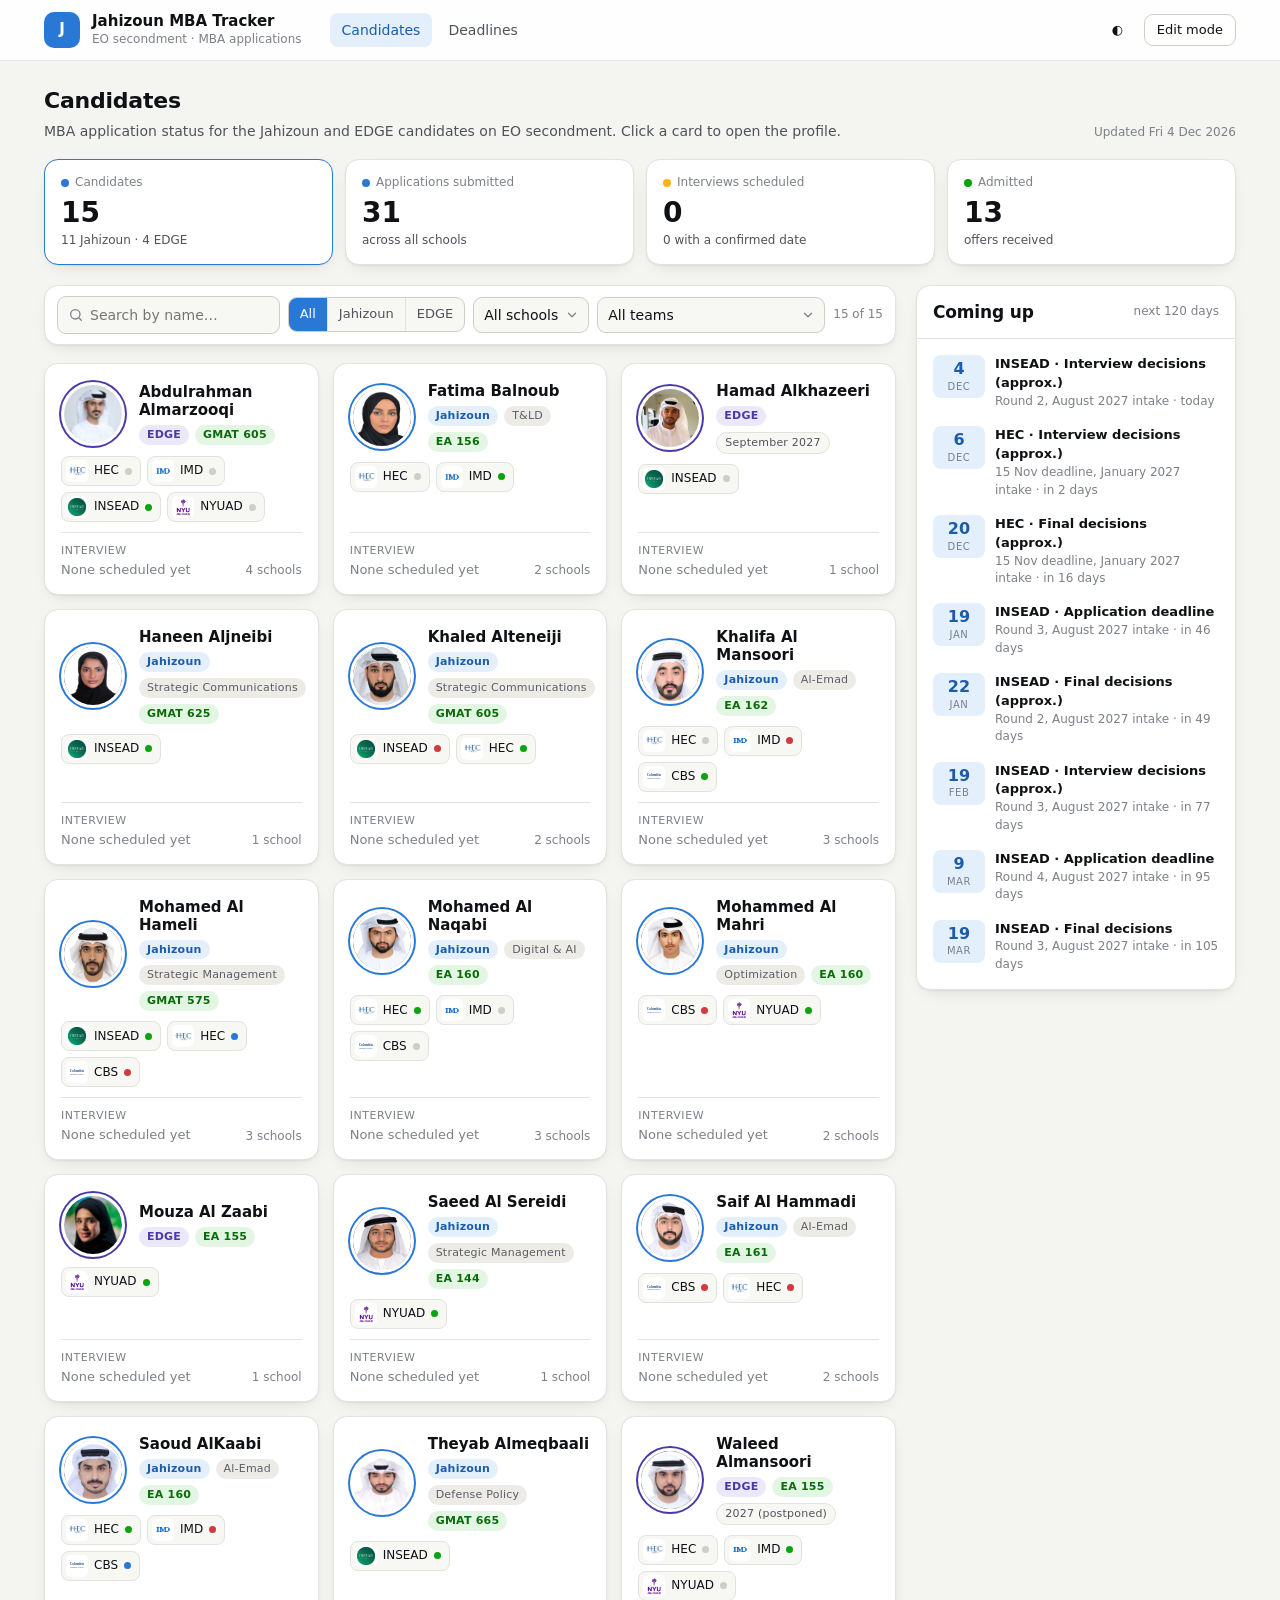
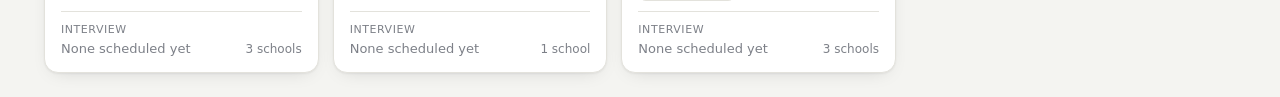
<file: index.html>
<!doctype html>
<html lang="en">
<head>
  <meta charset="utf-8">
  <meta name="viewport" content="width=device-width, initial-scale=1">
  <title>Jahizoun MBA Tracker</title>
  <meta name="robots" content="noindex, nofollow">
  <link rel="icon" href="data:image/svg+xml,<svg xmlns='http://www.w3.org/2000/svg' viewBox='0 0 64 64'><rect width='64' height='64' rx='14' fill='%232a78d6'/><text x='32' y='42' font-size='30' font-family='Arial' font-weight='700' fill='white' text-anchor='middle'>J</text></svg>">
  <link rel="stylesheet" href="css/style.css">
  <meta http-equiv="Cache-Control" content="no-cache">
</head>
<body>
  <header class="topbar">
    <div class="topbar-inner">
      <a class="brand" href="#/">
        <div class="brand-mark">J</div>
        <div class="brand-text"><strong>Jahizoun MBA Tracker</strong><span>EO secondment · MBA applications</span></div>
      </a>
      <nav class="nav" id="nav">
        <a href="#/" data-route="home">Candidates</a>
        <a href="#/deadlines" data-route="deadlines">Deadlines</a>
      </nav>
      <div class="topbar-actions">
        <button class="btn ghost" id="themeBtn" title="Toggle light / dark">◐</button>
        <button class="btn" id="editToggle">Edit mode</button>
      </div>
    </div>
  </header>
  <div class="edit-banner hidden" id="editBanner">
    <div class="topbar-inner">
      <span><b>Edit mode is on.</b> Changes are saved in this browser only. To publish them for everyone, click <b>Copy data.js</b>, then open <code>js/data.js</code> on GitHub, click the pencil, select all, paste and commit.</span>
      <span class="topbar-actions">
        <button class="btn small" id="addBtn">+ Add candidate</button>
        <button class="btn small primary" id="copyBtn">Copy data.js</button>
        <button class="btn small" id="exportBtn">Export data.js</button>
        <button class="btn small danger" id="resetBtn">Discard local changes</button>
      </span>
    </div>
  </div>

  <main class="page" id="app"></main>

  <script>
    // Load the data and app scripts with a unique query string so that neither the browser
    // nor the GitHub Pages cache can serve an old copy after an update.
    (function () {
      var v = Date.now();
      function add(src, next) {
        var s = document.createElement("script");
        s.src = src + "?v=" + v; s.onload = next; document.body.appendChild(s);
      }
      add("js/data.js", function () { add("js/app.js"); });
    })();
  </script>
</body>
</html>
</file>
<file: css/style.css>
:root {
  color-scheme: light;
  --bg: #f4f4f1;
  --surface: #ffffff;
  --surface-2: #f7f7f4;
  --border: #e3e2dc;
  --border-strong: #cfcdc5;
  --text: #0f1115;
  --text-2: #4f5259;
  --text-3: #7d8088;
  --accent: #2a78d6;
  --accent-soft: #e4effc;
  --accent-ink: #1c5cab;
  --violet: #4a3aa7;
  --violet-soft: #ebe8fa;
  --good: #0ca30c;      --good-soft: #e3f6e3;   --good-ink: #0b6b0b;
  --warning: #fab219;   --warning-soft: #fff3d6;--warning-ink: #7a5300;
  --serious: #ec835a;   --serious-soft: #fde9e1;--serious-ink: #8a3a1a;
  --critical: #d03b3b;  --critical-soft: #fbe3e3;--critical-ink: #8f2323;
  --info-soft: #e4effc; --info-ink: #1c5cab;
  --muted-soft: #ecebe6; --muted-ink: #5b5e66;
  --shadow: 0 1px 2px rgba(15,17,21,.05), 0 6px 20px -10px rgba(15,17,21,.18);
  --radius: 14px;
  --font: "Inter", system-ui, -apple-system, "Segoe UI", Roboto, Helvetica, Arial, sans-serif;
}
@media (prefers-color-scheme: dark) {
  :root:not([data-theme="light"]) {
    color-scheme: dark;
    --bg: #131313; --surface: #1c1c1b; --surface-2: #242423;
    --border: #2f2f2d; --border-strong: #45453f;
    --text: #f3f3ef; --text-2: #c3c2b7; --text-3: #8f8e86;
    --accent: #3987e5; --accent-soft: #1b2c44; --accent-ink: #9cc3f5;
    --violet: #9085e9; --violet-soft: #2a2650;
    --good-soft: #163516; --good-ink: #8fe08f;
    --warning-soft: #3d3010; --warning-ink: #ffd27a;
    --serious-soft: #3f2216; --serious-ink: #f5b399;
    --critical-soft: #3e1a1a; --critical-ink: #f29b9b;
    --info-soft: #1b2c44; --info-ink: #9cc3f5;
    --muted-soft: #2b2b29; --muted-ink: #b5b4ac;
    --shadow: 0 1px 2px rgba(0,0,0,.4), 0 8px 24px -12px rgba(0,0,0,.6);
  }
}
:root[data-theme="dark"] {
  color-scheme: dark;
  --bg: #131313; --surface: #1c1c1b; --surface-2: #242423;
  --border: #2f2f2d; --border-strong: #45453f;
  --text: #f3f3ef; --text-2: #c3c2b7; --text-3: #8f8e86;
  --accent: #3987e5; --accent-soft: #1b2c44; --accent-ink: #9cc3f5;
  --violet: #9085e9; --violet-soft: #2a2650;
  --good-soft: #163516; --good-ink: #8fe08f;
  --warning-soft: #3d3010; --warning-ink: #ffd27a;
  --serious-soft: #3f2216; --serious-ink: #f5b399;
  --critical-soft: #3e1a1a; --critical-ink: #f29b9b;
  --info-soft: #1b2c44; --info-ink: #9cc3f5;
  --muted-soft: #2b2b29; --muted-ink: #b5b4ac;
  --shadow: 0 1px 2px rgba(0,0,0,.4), 0 8px 24px -12px rgba(0,0,0,.6);
}

* { box-sizing: border-box; }
html, body { margin: 0; }
body {
  background: var(--bg); color: var(--text); font-family: var(--font);
  font-size: 14px; line-height: 1.45; -webkit-font-smoothing: antialiased;
}
a { color: inherit; text-decoration: none; }
button, input, select, textarea { font: inherit; color: inherit; }
button { cursor: pointer; }
img { max-width: 100%; display: block; }
h1, h2, h3, h4 { margin: 0; font-weight: 600; letter-spacing: -.01em; }
h1 { font-size: 22px; } h2 { font-size: 17px; } h3 { font-size: 15px; }
.muted { color: var(--text-3); }
.small { font-size: 12px; }
.hidden { display: none !important; }

/* ---------- top bar ---------- */
.topbar {
  position: sticky; top: 0; z-index: 20;
  background: color-mix(in srgb, var(--surface) 88%, transparent);
  backdrop-filter: blur(10px); border-bottom: 1px solid var(--border);
}
.topbar-inner {
  max-width: 1240px; margin: 0 auto; padding: 12px 24px;
  display: flex; align-items: center; gap: 20px;
}
.brand { display: flex; align-items: center; gap: 12px; }
.brand-mark {
  width: 36px; height: 36px; border-radius: 10px; background: var(--accent);
  color: #fff; display: grid; place-items: center; font-weight: 700; font-size: 15px;
}
.brand-text { line-height: 1.15; }
.brand-text strong { display: block; font-size: 15px; }
.brand-text span { font-size: 12px; color: var(--text-3); }
.nav { display: flex; gap: 4px; margin-left: 8px; }
.nav a {
  padding: 7px 12px; border-radius: 8px; color: var(--text-2); font-weight: 500;
}
.nav a.active { background: var(--accent-soft); color: var(--accent-ink); }
.nav a:hover { background: var(--surface-2); }
.topbar-actions { margin-left: auto; display: flex; gap: 8px; align-items: center; }

.btn {
  display: inline-flex; align-items: center; gap: 6px; padding: 7px 12px;
  border-radius: 9px; border: 1px solid var(--border-strong); background: var(--surface);
  color: var(--text); font-weight: 500; font-size: 13px; line-height: 1.2;
}
.btn:hover { background: var(--surface-2); }
.btn.primary { background: var(--accent); border-color: var(--accent); color: #fff; }
.btn.primary:hover { filter: brightness(.95); }
.btn.danger { color: var(--critical-ink); border-color: var(--critical); }
.btn.small { padding: 5px 9px; font-size: 12px; }
.btn.ghost { border-color: transparent; background: transparent; }
.btn.ghost:hover { background: var(--surface-2); }
.btn[disabled] { opacity: .5; cursor: default; }

.edit-banner {
  background: var(--warning-soft); color: var(--warning-ink);
  border-bottom: 1px solid var(--border); font-size: 13px;
}
.edit-banner .topbar-inner { padding: 8px 24px; }
.edit-banner b { font-weight: 600; }

/* ---------- layout ---------- */
.page { max-width: 1240px; margin: 0 auto; padding: 24px; }
.page-head { display: flex; align-items: flex-end; justify-content: space-between; gap: 16px; margin-bottom: 18px; flex-wrap: wrap; }
.page-head p { margin: 4px 0 0; color: var(--text-2); }

/* ---------- stat tiles ---------- */
.tiles { display: grid; grid-template-columns: repeat(auto-fit, minmax(150px, 1fr)); gap: 12px; margin-bottom: 20px; }
.tile {
  background: var(--surface); border: 1px solid var(--border); border-radius: var(--radius);
  padding: 14px 16px; box-shadow: var(--shadow); cursor: pointer; text-align: left;
  transition: border-color .15s;
}
.tile:hover, .tile.active { border-color: var(--accent); }
.tile .label { font-size: 12px; color: var(--text-3); display: flex; align-items: center; gap: 6px; }
.tile .value { font-size: 28px; font-weight: 600; line-height: 1.1; margin-top: 6px; }
.tile .sub { font-size: 12px; color: var(--text-2); margin-top: 4px; }
.dot { width: 8px; height: 8px; border-radius: 50%; display: inline-block; }
.dot.accent { background: var(--accent); } .dot.warning { background: var(--warning); }
.dot.good { background: var(--good); } .dot.serious { background: var(--serious); } .dot.violet { background: var(--violet); }

/* ---------- filters ---------- */
.filters {
  display: flex; flex-wrap: wrap; gap: 8px; align-items: center;
  background: var(--surface); border: 1px solid var(--border); border-radius: var(--radius);
  padding: 10px 12px; margin-bottom: 18px; box-shadow: var(--shadow);
}
.filters .search {
  flex: 1 1 200px; min-width: 180px; padding: 8px 10px 8px 32px; border-radius: 9px;
  border: 1px solid var(--border-strong); background: var(--surface-2);
  background-image: url("data:image/svg+xml;utf8,<svg xmlns='http://www.w3.org/2000/svg' width='16' height='16' viewBox='0 0 24 24' fill='none' stroke='%237d8088' stroke-width='2' stroke-linecap='round'><circle cx='11' cy='11' r='7'/><path d='m20 20-3.5-3.5'/></svg>");
  background-repeat: no-repeat; background-position: 10px center;
}
.seg { display: inline-flex; border: 1px solid var(--border-strong); border-radius: 9px; overflow: hidden; background: var(--surface-2); }
.seg button { padding: 7px 11px; border: 0; background: transparent; color: var(--text-2); font-size: 13px; font-weight: 500; }
.seg button + button { border-left: 1px solid var(--border); }
.seg button.on { background: var(--accent); color: #fff; }
.filters select {
  padding: 7px 30px 7px 10px; border-radius: 9px; border: 1px solid var(--border-strong); background: var(--surface-2);
  appearance: none; -webkit-appearance: none;
  background-image: url("data:image/svg+xml;utf8,<svg xmlns='http://www.w3.org/2000/svg' width='14' height='14' viewBox='0 0 24 24' fill='none' stroke='%237d8088' stroke-width='2.2' stroke-linecap='round' stroke-linejoin='round'><path d='m6 9 6 6 6-6'/></svg>");
  background-repeat: no-repeat; background-position: right 9px center;
}
.filters .spacer { flex: 1; }
.filters .count { color: var(--text-3); font-size: 12px; white-space: nowrap; }

/* ---------- candidate grid ---------- */
.grid { display: grid; grid-template-columns: repeat(auto-fill, minmax(260px, 1fr)); gap: 14px; }
.card {
  background: var(--surface); border: 1px solid var(--border); border-radius: var(--radius);
  padding: 18px 16px 14px; box-shadow: var(--shadow); display: flex; flex-direction: column; gap: 10px;
  position: relative; transition: transform .15s, border-color .15s, box-shadow .15s; color: inherit;
}
.card:hover { transform: translateY(-2px); border-color: var(--accent); box-shadow: 0 12px 28px -14px rgba(15,17,21,.35); }
.card-top { display: flex; gap: 14px; align-items: center; }
.avatar {
  width: 64px; height: 64px; border-radius: 50%; flex: none; overflow: hidden;
  border: 3px solid var(--surface); box-shadow: 0 0 0 2px var(--border-strong);
  background: var(--surface-2); display: grid; place-items: center; position: relative;
}
.avatar img { width: 100%; height: 100%; object-fit: cover; }
.avatar .initials { font-weight: 600; font-size: 20px; color: var(--text-2); letter-spacing: .02em; }
.avatar.placeholder { background: repeating-linear-gradient(135deg, var(--surface-2) 0 6px, var(--border) 6px 7px); }
.avatar.placeholder .initials { background: var(--surface); border-radius: 50%; width: 46px; height: 46px; display: grid; place-items: center; font-size: 16px; }
.avatar.large { width: 112px; height: 112px; }
.avatar.large .initials { font-size: 34px; }
.avatar.large.placeholder .initials { width: 80px; height: 80px; font-size: 28px; }
.card.jahizoun .avatar { box-shadow: 0 0 0 2px var(--accent); }
.card.edge .avatar { box-shadow: 0 0 0 2px var(--violet); }
.card-name { font-weight: 600; font-size: 15px; line-height: 1.2; }
.card-meta { display: flex; flex-wrap: wrap; gap: 6px; margin-top: 6px; align-items: center; }
.badge {
  display: inline-flex; align-items: center; gap: 5px; padding: 2px 8px; border-radius: 999px;
  font-size: 11px; font-weight: 600; letter-spacing: .02em; white-space: nowrap;
}
.badge.jahizoun { background: var(--accent-soft); color: var(--accent-ink); }
.badge.edge { background: var(--violet-soft); color: var(--violet); }
.badge.team { background: var(--muted-soft); color: var(--muted-ink); font-weight: 500; }
.badge.test { background: var(--good-soft); color: var(--good-ink); font-weight: 600; }
.badge.intake { background: var(--surface-2); color: var(--text-2); border: 1px solid var(--border); font-weight: 500; }
.card-schools { display: flex; flex-wrap: wrap; gap: 6px; }
.school-chip {
  display: inline-flex; align-items: center; gap: 6px; padding: 3px 8px 3px 4px; border-radius: 8px;
  border: 1px solid var(--border); background: var(--surface-2); font-size: 12px; font-weight: 500;
}
.school-chip .logo { width: 22px; height: 22px; border-radius: 5px; background: #fff; object-fit: contain; padding: 2px; }
.school-chip .st { width: 7px; height: 7px; border-radius: 50%; }
.st.muted { background: var(--border-strong); } .st.info { background: var(--accent); }
.st.warning { background: var(--warning); } .st.good { background: var(--good); } .st.critical { background: var(--critical); }
.card-foot { display: flex; align-items: flex-end; justify-content: space-between; gap: 8px; border-top: 1px solid var(--border); padding-top: 10px; margin-top: auto; font-size: 12px; color: var(--text-2); }
.card-foot .foot-k { font-size: 11px; color: var(--text-3); text-transform: uppercase; letter-spacing: .05em; }
.card-foot .foot-v { margin-top: 2px; font-size: 13px; }
.card-foot strong { color: var(--text); font-weight: 600; }
.card-foot strong.soon, .card-foot strong.pending { color: var(--warning-ink); }
.empty { text-align: center; padding: 48px 16px; color: var(--text-3); background: var(--surface); border: 1px dashed var(--border-strong); border-radius: var(--radius); }

/* ---------- two-column overview ---------- */
.overview { display: grid; grid-template-columns: minmax(0, 1fr) 320px; gap: 20px; align-items: start; }
@media (max-width: 960px) { .overview { grid-template-columns: 1fr; } }
.panel { background: var(--surface); border: 1px solid var(--border); border-radius: var(--radius); box-shadow: var(--shadow); }
.panel-head { padding: 14px 16px; border-bottom: 1px solid var(--border); display: flex; align-items: center; justify-content: space-between; }
.panel-body { padding: 8px 0; }
.agenda-item { display: grid; grid-template-columns: 52px 1fr; gap: 10px; padding: 8px 16px; align-items: start; color: inherit; }
.agenda-item:hover { background: var(--surface-2); }
.agenda-date { text-align: center; border-radius: 8px; background: var(--surface-2); border: 1px solid var(--border); padding: 4px 0; line-height: 1.1; }
.agenda-date b { display: block; font-size: 16px; }
.agenda-date span { font-size: 10px; text-transform: uppercase; letter-spacing: .06em; color: var(--text-3); }
.agenda-item.interview .agenda-date { background: var(--warning-soft); border-color: transparent; color: var(--warning-ink); }
.agenda-item.deadline .agenda-date { background: var(--accent-soft); border-color: transparent; color: var(--accent-ink); }
.agenda-item.past { opacity: .55; }
.agenda-text { font-size: 13px; }
.agenda-text b { font-weight: 600; }
.agenda-text .small { display: block; color: var(--text-3); }

/* ---------- profile ---------- */
.back { display: inline-flex; align-items: center; gap: 6px; color: var(--text-2); font-weight: 500; margin-bottom: 14px; }
.back:hover { color: var(--accent-ink); }
.profile-head { display: flex; gap: 22px; align-items: center; padding: 22px; margin-bottom: 18px; flex-wrap: wrap; }
.profile-head h1 { font-size: 26px; }
.profile-head .meta { display: flex; flex-wrap: wrap; gap: 8px; margin-top: 8px; }
.profile-head .notes { margin-top: 10px; color: var(--text-2); max-width: 640px; }
.profile-head .actions { margin-left: auto; display: flex; gap: 8px; align-self: flex-start; }
.profile-grid { display: grid; grid-template-columns: minmax(0, 1fr) 360px; gap: 20px; align-items: start; }
@media (max-width: 1000px) { .profile-grid { grid-template-columns: 1fr; } }
.apps { display: flex; flex-direction: column; gap: 14px; }
.app { padding: 16px 18px; }
.app-head { display: flex; align-items: center; gap: 14px; }
.app-logo { width: 72px; height: 44px; object-fit: contain; background: #fff; border-radius: 8px; border: 1px solid var(--border); padding: 4px; flex: none; }
.app-title { flex: 1; min-width: 0; }
.app-title h3 { font-size: 16px; }
.app-title .small { margin-top: 2px; }
.status {
  display: inline-flex; align-items: center; gap: 6px; padding: 4px 10px; border-radius: 999px; font-size: 12px; font-weight: 600; white-space: nowrap;
}
.status.muted { background: var(--muted-soft); color: var(--muted-ink); }
.status.info { background: var(--info-soft); color: var(--info-ink); }
.status.warning { background: var(--warning-soft); color: var(--warning-ink); }
.status.good { background: var(--good-soft); color: var(--good-ink); }
.status.critical { background: var(--critical-soft); color: var(--critical-ink); }
.stages { display: grid; grid-template-columns: repeat(5, 1fr); gap: 4px; margin: 14px 0 6px; }
.stage { height: 6px; border-radius: 3px; background: var(--border); position: relative; }
.stage.done { background: var(--accent); }
.stage.current { background: var(--warning); }
.stage.good { background: var(--good); } .stage.critical { background: var(--critical); }
.stage-labels { display: grid; grid-template-columns: repeat(5, 1fr); gap: 4px; font-size: 10px; color: var(--text-3); text-transform: uppercase; letter-spacing: .04em; }
.stage-labels span { overflow: hidden; text-overflow: ellipsis; white-space: nowrap; }
.app-facts { display: grid; grid-template-columns: repeat(auto-fit, minmax(160px, 1fr)); gap: 10px; margin-top: 14px; }
.fact { background: var(--surface-2); border: 1px solid var(--border); border-radius: 10px; padding: 10px 12px; }
.fact .k { font-size: 11px; color: var(--text-3); text-transform: uppercase; letter-spacing: .05em; }
.fact .v { font-weight: 600; margin-top: 3px; }
.fact .v.pending { color: var(--warning-ink); }
.fact .v .approx { font-weight: 400; color: var(--text-3); font-size: 11px; margin-left: 4px; }
.fact .n { font-size: 12px; color: var(--text-2); margin-top: 3px; }
.app-notes { margin-top: 12px; color: var(--text-2); font-size: 13px; }
.side .panel + .panel { margin-top: 16px; }
.kv { display: grid; grid-template-columns: 120px 1fr; gap: 6px 12px; padding: 12px 16px; font-size: 13px; }
.kv dt { color: var(--text-3); } .kv dd { margin: 0; font-weight: 500; }

/* ---------- deadlines page ---------- */
.dl-school { margin-bottom: 18px; }
.dl-school .panel-head { gap: 14px; justify-content: flex-start; }
.dl-school .app-logo { width: 64px; height: 40px; }
.table-wrap { overflow-x: auto; }
table { width: 100%; border-collapse: collapse; font-size: 13px; }
th, td { text-align: left; padding: 10px 16px; border-top: 1px solid var(--border); white-space: nowrap; }
th { font-size: 11px; text-transform: uppercase; letter-spacing: .05em; color: var(--text-3); font-weight: 600; border-top: 0; }
td.num { font-variant-numeric: tabular-nums; }
tr.past td { color: var(--text-3); }
tr.current-round td:first-child { box-shadow: inset 3px 0 0 var(--accent); }
td .approx { color: var(--text-3); font-size: 11px; margin-left: 4px; }
.pill-date { display: inline-flex; align-items: center; gap: 6px; }
.pill-date .soon { background: var(--warning-soft); color: var(--warning-ink); border-radius: 999px; padding: 1px 7px; font-size: 11px; font-weight: 600; }
.dl-note { padding: 10px 16px 14px; color: var(--text-2); font-size: 12px; border-top: 1px solid var(--border); }
.dl-who { padding: 0 16px 12px; font-size: 12px; color: var(--text-2); display: flex; flex-wrap: wrap; gap: 6px; align-items: center; }
.dl-who a { background: var(--surface-2); border: 1px solid var(--border); border-radius: 999px; padding: 2px 8px; font-weight: 500; color: var(--text); }
.dl-who a:hover { border-color: var(--accent); }

/* ---------- edit form ---------- */
.modal-bg { position: fixed; inset: 0; background: rgba(0,0,0,.45); z-index: 40; display: flex; align-items: flex-start; justify-content: center; padding: 32px 16px; overflow: auto; }
.modal { background: var(--surface); border-radius: 16px; width: min(860px, 100%); box-shadow: 0 30px 80px -20px rgba(0,0,0,.5); border: 1px solid var(--border); }
.modal-head { padding: 16px 20px; border-bottom: 1px solid var(--border); display: flex; align-items: center; justify-content: space-between; }
.modal-body { padding: 18px 20px; display: grid; gap: 16px; }
.modal-foot { padding: 14px 20px; border-top: 1px solid var(--border); display: flex; gap: 8px; justify-content: flex-end; align-items: center; }
.form-grid { display: grid; grid-template-columns: repeat(auto-fit, minmax(200px, 1fr)); gap: 12px; }
.field { display: flex; flex-direction: column; gap: 4px; }
.field label { font-size: 12px; color: var(--text-3); font-weight: 500; }
.field input, .field select, .field textarea {
  padding: 8px 10px; border-radius: 8px; border: 1px solid var(--border-strong); background: var(--surface-2); width: 100%;
}
.field textarea { min-height: 60px; resize: vertical; }
.field.wide { grid-column: 1 / -1; }
.app-edit { border: 1px solid var(--border); border-radius: 12px; padding: 12px; display: grid; gap: 10px; background: var(--surface-2); }
.app-edit .form-grid { grid-template-columns: repeat(auto-fit, minmax(160px, 1fr)); }
.app-edit-head { display: flex; align-items: center; justify-content: space-between; }
.photo-edit { display: flex; align-items: center; gap: 14px; }
.hint { font-size: 12px; color: var(--text-3); }
.toast { position: fixed; bottom: 20px; left: 50%; transform: translateX(-50%); background: var(--text); color: var(--bg); padding: 10px 16px; border-radius: 10px; font-size: 13px; z-index: 60; box-shadow: var(--shadow); }

@media (max-width: 640px) {
  .topbar-inner { padding: 10px 14px; gap: 10px; flex-wrap: wrap; }
  .page { padding: 16px 14px; }
  .nav { margin-left: 0; }
  .profile-head { padding: 16px; }
  .app-facts { grid-template-columns: 1fr 1fr; }
  .stage-labels { display: none; }
}
@media print {
  .topbar, .filters, .btn, .edit-banner { display: none !important; }
  .card, .panel { box-shadow: none; break-inside: avoid; }
}
</file>
